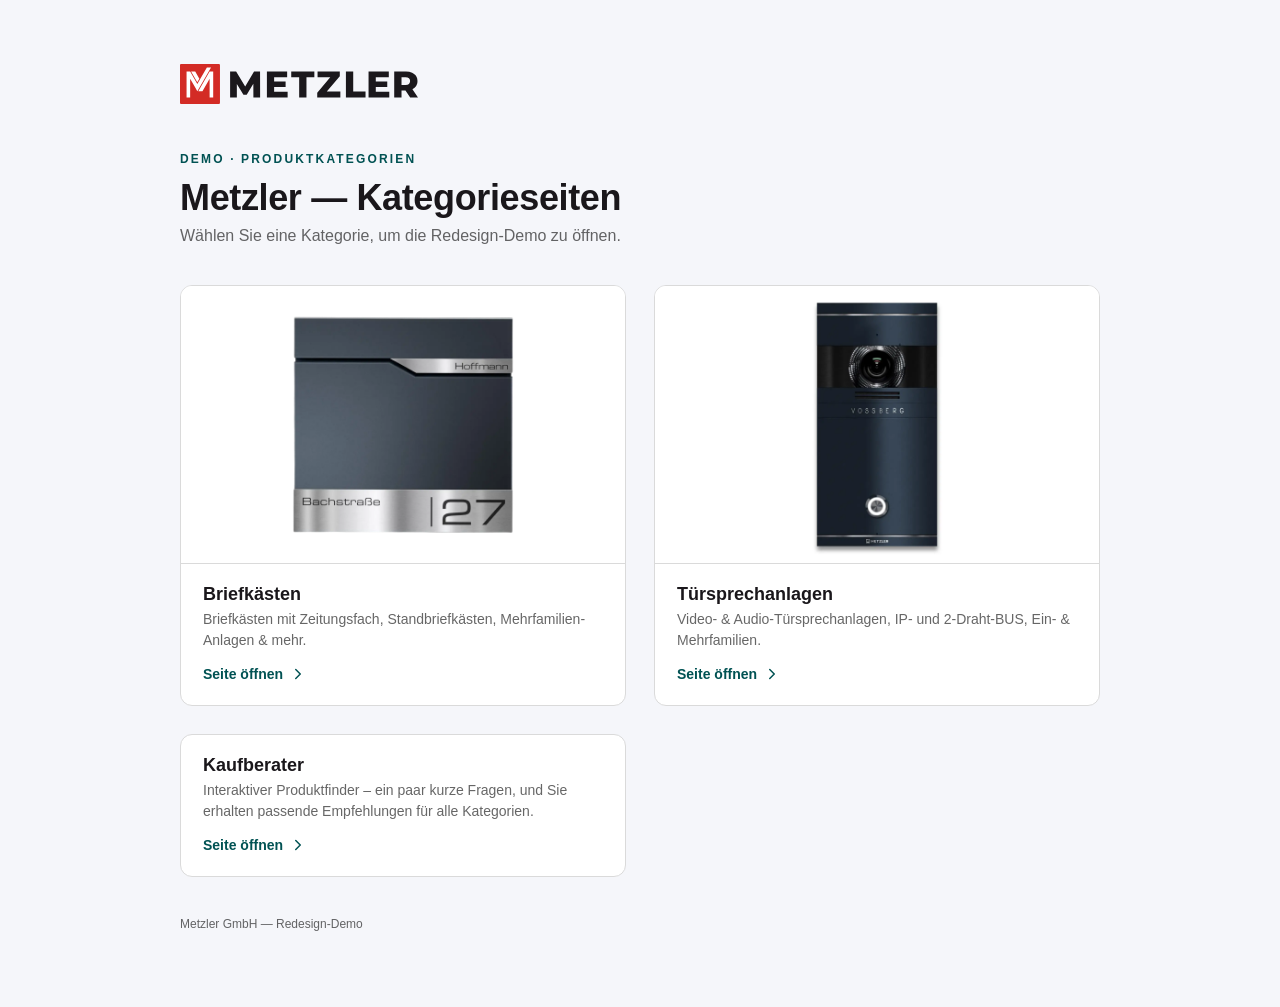
<file: docs/index.html>
<!doctype html>
<html lang="de">
<head>
<meta charset="utf-8" />
<meta name="viewport" content="width=device-width, initial-scale=1" />
<title>Metzler — Produktkategorien</title>
<style>
  :root{
    --teal:#015253; --teal-700:#013e3f; --schwarz:#1A171B; --ink-60:rgba(0,0,0,.6);
    --paper:#F5F6FA; --line:#DADADA; --white:#fff;
  }
  *{box-sizing:border-box}
  html,body{margin:0}
  body{
    font-family:'Helvetica Neue',Helvetica,Arial,sans-serif;
    background:var(--paper); color:var(--schwarz);
    min-height:100vh; display:flex; flex-direction:column; align-items:center;
    padding:clamp(24px,5vw,64px) 24px;
    -webkit-font-smoothing:antialiased;
  }
  .lp{ width:100%; max-width:920px; }
  .lp__logo{ height:40px; width:auto; display:block; margin-bottom:clamp(28px,5vw,48px); }
  .lp__eyebrow{ font-size:.75rem; font-weight:700; letter-spacing:.18em; text-transform:uppercase; color:var(--teal); margin:0 0 10px; }
  .lp__title{ font-size:clamp(1.6rem,4vw,2.25rem); font-weight:700; line-height:1.2; letter-spacing:-.01em; margin:0 0 8px; }
  .lp__sub{ font-size:1rem; color:var(--ink-60); margin:0 0 clamp(28px,4vw,40px); }
  .lp__grid{ display:grid; grid-template-columns:repeat(2,1fr); gap:clamp(16px,2.5vw,28px); }
  @media (max-width:680px){ .lp__grid{ grid-template-columns:1fr; } }
  .cat{
    display:flex; flex-direction:column; background:var(--white);
    border:1px solid var(--line); border-radius:12px; overflow:hidden;
    text-decoration:none; color:inherit;
    transition:transform .25s cubic-bezier(.22,1,.36,1), box-shadow .25s ease, border-color .25s ease;
  }
  .cat:hover{ transform:translateY(-4px); box-shadow:0 18px 40px -18px rgba(1,40,40,.4); border-color:rgba(1,82,83,.35); }
  .cat__media{ aspect-ratio:16/10; background:#fff; display:grid; place-items:center; overflow:hidden; border-bottom:1px solid var(--line); }
  .cat__media img{ width:62%; height:auto; transition:transform .4s cubic-bezier(.22,1,.36,1); }
  .cat:hover .cat__media img{ transform:scale(1.05); }
  .cat__body{ padding:20px 22px 22px; }
  .cat__name{ display:block; font-size:1.125rem; font-weight:700; margin:0 0 4px; }
  .cat__desc{ display:block; font-size:.875rem; color:var(--ink-60); margin:0 0 14px; line-height:1.5; }
  .cat__go{ display:inline-flex; align-items:center; gap:6px; font-size:.875rem; font-weight:700; color:var(--teal); }
  .cat:hover .cat__go{ color:var(--teal-700); }
  .cat__go svg{ width:18px; height:18px; transition:transform .3s ease; }
  .cat:hover .cat__go svg{ transform:translateX(3px); }
  .lp__foot{ margin-top:auto; padding-top:40px; font-size:.75rem; color:var(--ink-60); }
</style>
  <meta name="robots" content="noindex, nofollow" />
</head>
<body>
  <main class="lp">
    <a href="./PLP/briefkasten.html"><img class="lp__logo" src="./Home/Logo/Metzler_Logo-rot-schwarz.svg" alt="Metzler" /></a>
    <p class="lp__eyebrow">Demo · Produktkategorien</p>
    <h1 class="lp__title">Metzler — Kategorieseiten</h1>
    <p class="lp__sub">Wählen Sie eine Kategorie, um die Redesign-Demo zu öffnen.</p>

    <div class="lp__grid">
      <a class="cat" href="./PLP/briefkasten.html">
        <span class="cat__media"><img src="./PLP/Product Image/einfamilien-briefkasten.png" alt="Briefkasten"></span>
        <span class="cat__body">
          <span class="cat__name">Briefkästen</span>
          <span class="cat__desc">Briefkästen mit Zeitungsfach, Standbriefkästen, Mehrfamilien-Anlagen & mehr.</span>
          <span class="cat__go">Seite öffnen <svg viewBox="0 0 24 24" fill="none" stroke="currentColor" stroke-width="2" stroke-linecap="round" stroke-linejoin="round"><path d="M9 6l6 6-6 6"/></svg></span>
        </span>
      </a>

      <a class="cat" href="./PLP/sprechanlage.html">
        <span class="cat__media"><img src="./PLP/Product Image/Sprechanlage/video-station.png" alt="Türsprechanlage"></span>
        <span class="cat__body">
          <span class="cat__name">Türsprechanlagen</span>
          <span class="cat__desc">Video- & Audio-Türsprechanlagen, IP- und 2-Draht-BUS, Ein- & Mehrfamilien.</span>
          <span class="cat__go">Seite öffnen <svg viewBox="0 0 24 24" fill="none" stroke="currentColor" stroke-width="2" stroke-linecap="round" stroke-linejoin="round"><path d="M9 6l6 6-6 6"/></svg></span>
        </span>
      </a>

      <a class="cat" href="./PLP/kaufberater.html">
        <span class="cat__body">
          <span class="cat__name">Kaufberater</span>
          <span class="cat__desc">Interaktiver Produktfinder – ein paar kurze Fragen, und Sie erhalten passende Empfehlungen für alle Kategorien.</span>
          <span class="cat__go">Seite öffnen <svg viewBox="0 0 24 24" fill="none" stroke="currentColor" stroke-width="2" stroke-linecap="round" stroke-linejoin="round"><path d="M9 6l6 6-6 6"/></svg></span>
        </span>
      </a>
    </div>

    <p class="lp__foot">Metzler GmbH — Redesign-Demo</p>
  </main>
</body>
</html>
</file>
